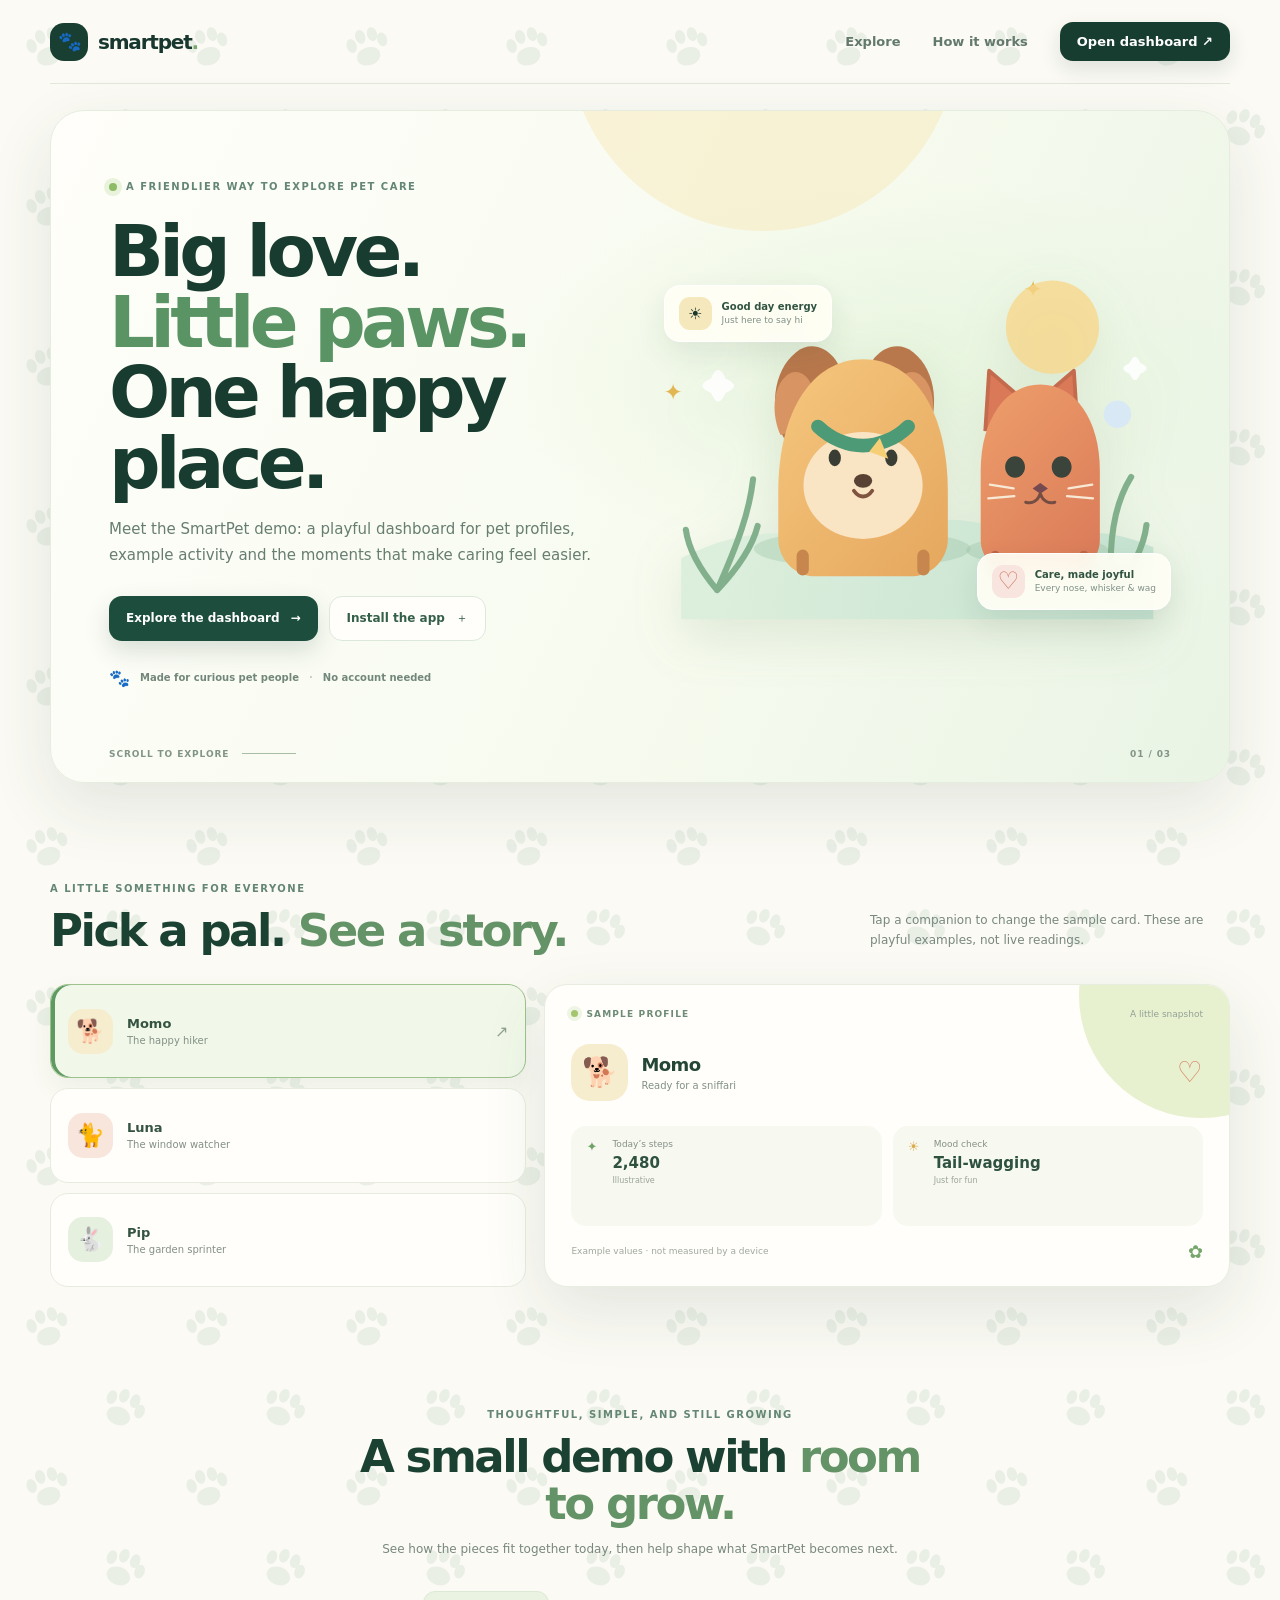
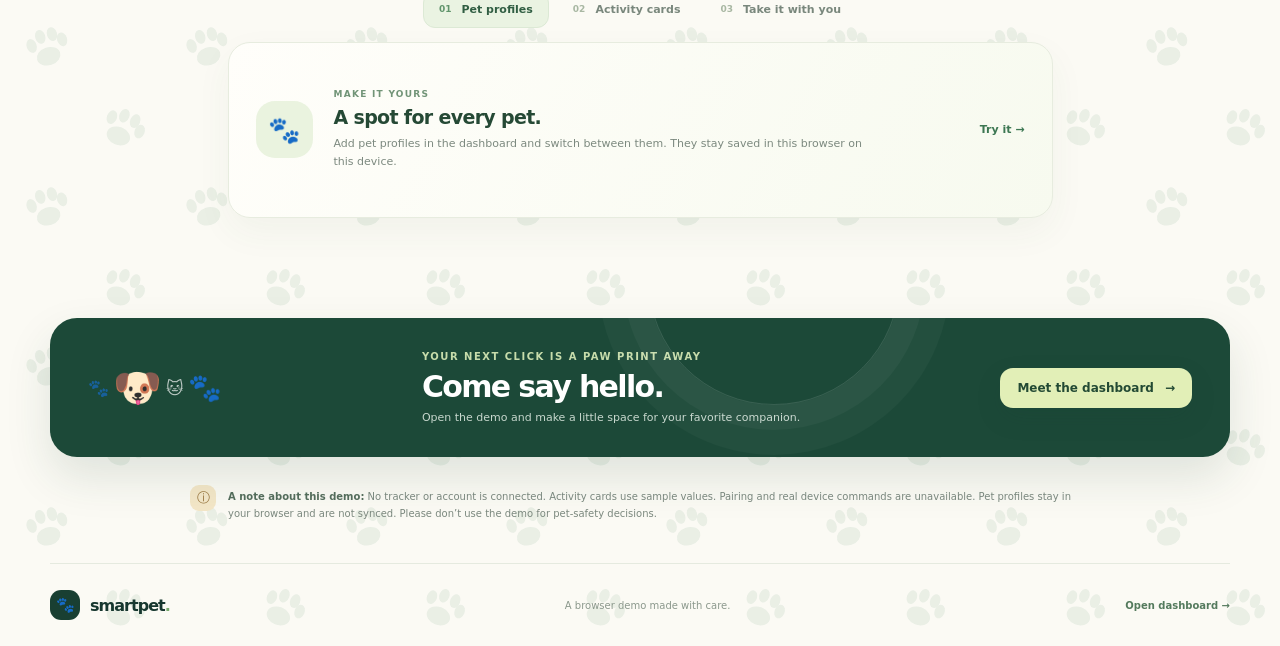
<file: index.html>
<!doctype html>
<html lang="en">
<head>
  <meta charset="utf-8">
  <meta name="viewport" content="width=device-width, initial-scale=1, viewport-fit=cover">
  <meta name="theme-color" content="#143c31">
  <meta name="description" content="Explore the SmartPet browser demo for local pet profiles and illustrative tracker readings.">
  <link rel="manifest" href="manifest.webmanifest">
  <link rel="icon" href="icon.svg" type="image/svg+xml">
  <link rel="apple-touch-icon" href="icon-180.png">
  <link rel="stylesheet" href="site.css">
  <title>SmartPet · Pet care, with a little more joy</title>
</head>
<body>
  <header class="site-header shell">
    <a class="brand" href="./" aria-label="SmartPet home"><span class="brand-mark">🐾</span><span>smartpet<span class="brand-dot">.</span></span></a>
    <nav class="site-nav" aria-label="Main navigation"><a href="#explore">Explore</a><a href="#how-it-works">How it works</a><a class="nav-cta" href="app.html">Open dashboard <span aria-hidden="true">↗</span></a></nav>
    <button class="menu-button" id="menu-button" type="button" aria-label="Open navigation" aria-expanded="false">☰</button>
  </header>

  <main>
    <section class="hero shell" aria-labelledby="hero-title">
      <div class="hero-copy">
        <div class="eyebrow"><span class="eyebrow-dot"></span> A friendlier way to explore pet care</div>
        <h1 id="hero-title">Big love.<br><span>Little paws.</span><br>One happy place.</h1>
        <p class="hero-lead">Meet the SmartPet demo: a playful dashboard for pet profiles, example activity and the moments that make caring feel easier.</p>
        <div class="hero-actions"><a class="button button-primary" href="app.html">Explore the dashboard <span aria-hidden="true">→</span></a><button class="button button-soft" id="install-open" type="button">Install the app <span aria-hidden="true">＋</span></button></div>
        <div class="hero-proof"><span class="proof-paw">🐾</span><span>Made for curious pet people</span><span class="proof-separator">·</span><span>No account needed</span></div>
      </div>
      <div class="hero-art" aria-label="Illustration of a happy dog and cat">
        <div class="art-spark spark-one">✦</div><div class="art-spark spark-two">✦</div>
        <img src="animal-scene.svg" alt="A friendly golden dog and orange cat sitting in a garden" fetchpriority="high">
        <div class="float-card float-card-top"><span class="float-icon">☀️</span><span><strong>Good day energy</strong><small>Just here to say hi</small></span></div>
        <div class="float-card float-card-bottom"><span class="float-icon heart">♡</span><span><strong>Care, made joyful</strong><small>Every nose, whisker & wag</small></span></div>
      </div>
      <div class="hero-bottom"><span>Scroll to explore</span><span class="scroll-line"></span><span>01 / 03</span></div>
    </section>

    <section class="explore shell" id="explore" aria-labelledby="explore-title">
      <div class="section-heading"><div><div class="eyebrow">A LITTLE SOMETHING FOR EVERYONE</div><h2 id="explore-title">Pick a pal. <span>See a story.</span></h2></div><p>Tap a companion to change the sample card. These are playful examples, not live readings.</p></div>
      <div class="pet-explorer">
        <div class="pet-switcher" role="group" aria-label="Choose a sample companion">
          <button class="pet-choice active" type="button" data-pet="momo" aria-pressed="true"><span class="choice-emoji">🐕</span><span><strong>Momo</strong><small>The happy hiker</small></span><span class="choice-arrow">↗</span></button>
          <button class="pet-choice" type="button" data-pet="luna" aria-pressed="false"><span class="choice-emoji">🐈</span><span><strong>Luna</strong><small>The window watcher</small></span><span class="choice-arrow">↗</span></button>
          <button class="pet-choice" type="button" data-pet="pip" aria-pressed="false"><span class="choice-emoji">🐇</span><span><strong>Pip</strong><small>The garden sprinter</small></span><span class="choice-arrow">↗</span></button>
        </div>
        <article class="sample-card" id="sample-card" data-theme="momo" aria-live="polite">
          <div class="sample-card-top"><span class="sample-label"><span class="sample-pulse"></span> SAMPLE PROFILE</span><span class="sample-date">A little snapshot</span></div>
          <div class="sample-pet"><div class="sample-avatar" id="sample-avatar">🐕</div><div><h3 id="sample-name">Momo</h3><p id="sample-caption">Ready for a sniffari</p></div><span class="sample-heart">♡</span></div>
          <div class="sample-metrics"><div class="sample-metric"><span class="metric-icon">✦</span><span class="metric-name">Today’s steps</span><strong id="sample-steps">2,480</strong><small>Illustrative</small></div><div class="sample-metric"><span class="metric-icon warm">☀</span><span class="metric-name">Mood check</span><strong id="sample-mood">Tail-wagging</strong><small>Just for fun</small></div></div>
          <div class="sample-card-foot"><span>Example values · not measured by a device</span><span aria-hidden="true">✿</span></div>
        </article>
      </div>
    </section>

    <section class="story shell" id="how-it-works" aria-labelledby="story-title">
      <div class="story-heading"><div class="eyebrow">THOUGHTFUL, SIMPLE, AND STILL GROWING</div><h2 id="story-title">A small demo with <span>room to grow.</span></h2><p>See how the pieces fit together today, then help shape what SmartPet becomes next.</p></div>
      <div class="story-tabs" role="tablist" aria-label="Explore the demo features">
        <button class="story-tab active" type="button" role="tab" aria-selected="true" aria-controls="story-panel" data-story="profiles"><span>01</span> Pet profiles</button>
        <button class="story-tab" type="button" role="tab" aria-selected="false" aria-controls="story-panel" data-story="activity"><span>02</span> Activity cards</button>
        <button class="story-tab" type="button" role="tab" aria-selected="false" aria-controls="story-panel" data-story="install"><span>03</span> Take it with you</button>
      </div>
      <div class="story-panel" id="story-panel" role="tabpanel" aria-live="polite">
        <div class="story-panel-icon" id="story-icon">🐾</div><div><div class="story-kicker" id="story-kicker">MAKE IT YOURS</div><h3 id="story-panel-title">A spot for every pet.</h3><p id="story-panel-copy">Add pet profiles in the dashboard and switch between them. They stay saved in this browser on this device.</p></div><a href="app.html" class="story-link" aria-label="Open the SmartPet dashboard">Try it <span aria-hidden="true">→</span></a>
      </div>
    </section>

    <section class="closing shell">
      <div class="closing-art" aria-hidden="true"><span>🐾</span><span>🐶</span><span>🐱</span><span>🐾</span></div>
      <div><div class="eyebrow">YOUR NEXT CLICK IS A PAW PRINT AWAY</div><h2>Come say hello.</h2><p>Open the demo and make a little space for your favorite companion.</p></div>
      <a class="button button-primary" href="app.html">Meet the dashboard <span aria-hidden="true">→</span></a>
    </section>
    <aside class="demo-note shell"><span class="note-icon">ⓘ</span><p><strong>A note about this demo:</strong> No tracker or account is connected. Activity cards use sample values. Pairing and real device commands are unavailable. Pet profiles stay in your browser and are not synced. Please don’t use the demo for pet-safety decisions.</p></aside>
  </main>

  <footer class="site-footer shell"><a class="brand" href="./"><span class="brand-mark">🐾</span><span>smartpet<span class="brand-dot">.</span></span></a><span>A browser demo made with care.</span><a href="app.html">Open dashboard <span aria-hidden="true">→</span></a></footer>
  <dialog id="install-dialog" class="install-dialog"><button class="dialog-close" id="install-close" type="button" aria-label="Close">×</button><div class="dialog-paw">🐾</div><div class="eyebrow">SMARTPET, WHERE YOU LIKE IT</div><h2>Keep the demo close.</h2><p id="install-copy">Install SmartPet from your browser menu. On iPhone or iPad, open this page in Safari, tap Share, then choose Add to Home Screen.</p><button class="button button-primary" id="install-confirm" type="button">Got it</button></dialog>
  <script src="site.js" defer></script>
</body>
</html>
</file>
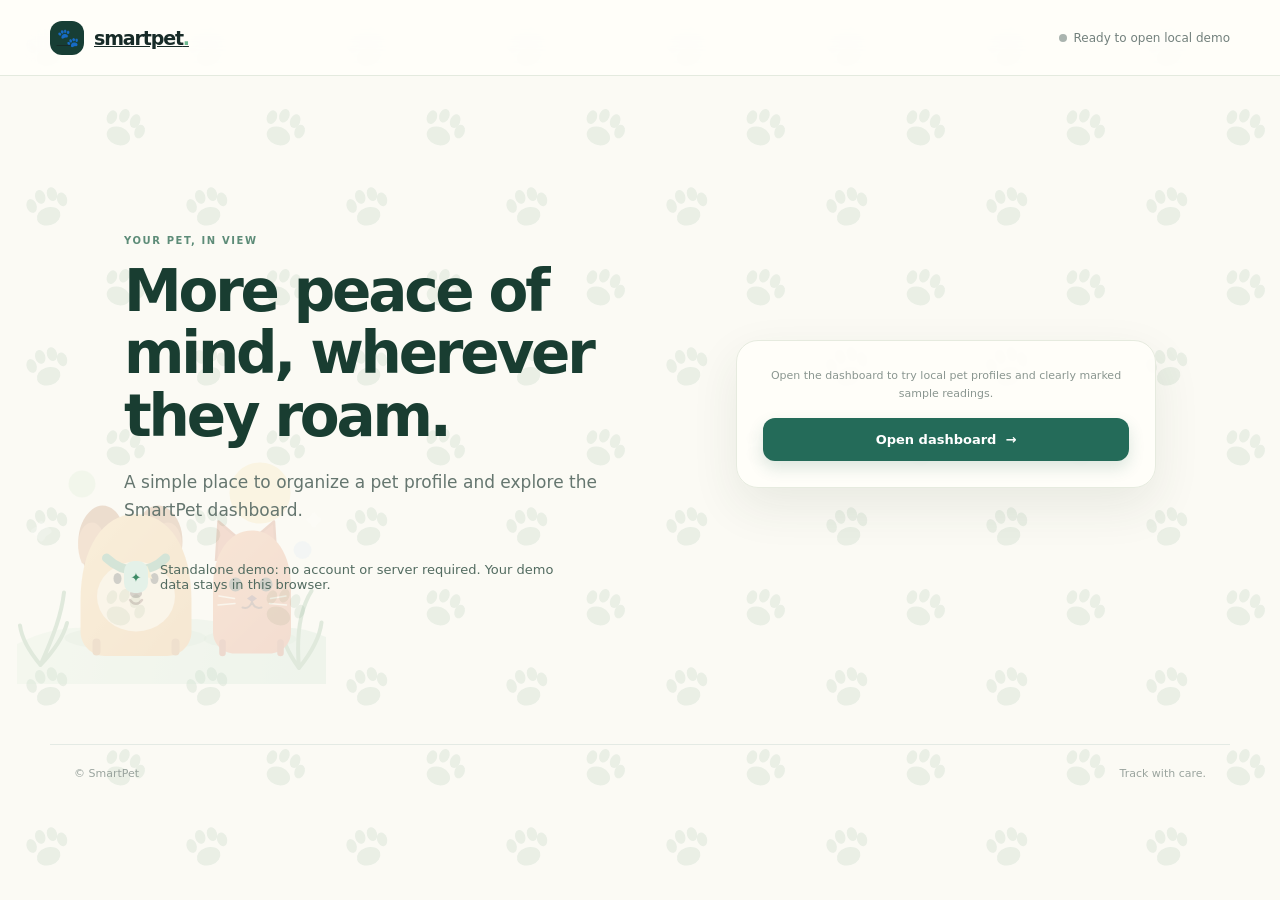
<file: app.html>
<!doctype html>
<html lang="en">
<head>
  <meta charset="utf-8">
  <meta name="viewport" content="width=device-width, initial-scale=1, viewport-fit=cover">
  <meta name="theme-color" content="#102b27">
  <meta name="description" content="Explore the SmartPet browser demo for local pet profiles and illustrative activity cards.">
  <meta name="apple-mobile-web-app-capable" content="yes">
  <meta name="apple-mobile-web-app-title" content="SmartPet">
  <meta name="apple-mobile-web-app-status-bar-style" content="default">
  <link rel="manifest" href="manifest.webmanifest">
  <link rel="icon" href="icon.svg" type="image/svg+xml">
  <link rel="apple-touch-icon" href="icon-180.png">
  <link rel="stylesheet" href="app.css">
  <title>SmartPet · Owner dashboard</title>
</head>
<body>
  <header class="topbar">
    <a class="brand" href="./" aria-label="SmartPet home"><span class="brand-mark">🐾</span><span>smartpet<span class="brand-dot">.</span></span></a>
    <div class="top-actions"><span id="connection" class="connection" aria-live="polite" aria-label="Network status"><i></i> Checking connection</span><button id="install-button" class="button button-quiet hidden" type="button">Install app</button><button id="logout-button" class="button button-quiet hidden" type="button">Sign out</button></div>
  </header>

  <main>
    <section id="auth-view" class="auth-layout">
      <div class="auth-copy">
        <p class="eyebrow">YOUR PET, IN VIEW</p>
        <h1>More peace of mind, wherever they roam.</h1>
        <p class="lead">A simple place to organize a pet profile and explore the SmartPet dashboard.</p>
        <div class="auth-note"><span class="note-icon">✦</span><span>Standalone demo: no account or server required. Your demo data stays in this browser.</span></div>
      </div>
      <div class="auth-card">
        <form id="auth-form" class="form-stack">
          <p class="form-help">Open the dashboard to try local pet profiles and clearly marked sample readings.</p>
          <button class="button button-primary button-wide" type="submit" id="auth-submit">Open dashboard <span aria-hidden="true">→</span></button>
        </form>
        <p id="auth-error" class="message error hidden" role="alert"></p>
      </div>
    </section>

    <section id="dashboard-view" class="dashboard hidden">
      <div class="welcome-row"><div><p class="eyebrow">SMARTPET OWNER DASHBOARD</p><h1 id="greeting">Welcome back.</h1><p class="muted">Here’s how your companion is doing.</p></div><button id="refresh-button" class="button button-secondary" type="button"><span aria-hidden="true">↻</span> Refresh</button></div>
      <div id="notice" class="notice" role="status">Standalone demo · sample readings only · no tracker is connected. Pet profiles are saved in this browser.</div>
      <div class="dashboard-grid">
        <section class="panel pet-panel">
          <div class="panel-heading"><div><p class="eyebrow">YOUR PETS</p><h2>Pet profiles</h2></div><button id="add-pet-button" class="button button-primary" type="button">+ Add pet</button></div>
          <div id="pet-list" class="pet-list"><div class="skeleton"></div></div>
          <form id="pet-form" class="inline-form hidden"><label>Pet name<input name="name" required maxlength="80" placeholder="e.g. Momo"></label><label>Breed<input name="breed" maxlength="100" placeholder="Optional"></label><button class="button button-primary" type="submit">Save pet</button><button id="cancel-pet" class="button button-quiet" type="button">Cancel</button></form>
        </section>
        <section class="panel tracker-panel">
          <div class="panel-heading"><div><p class="eyebrow">TRACKER</p><h2>Device status</h2></div><span id="device-status" class="status-badge status-muted">Not paired</span></div>
          <div id="device-content" class="empty-state"><span class="empty-icon">⌁</span><h3>Connect a tracker</h3><p>Pair a device to view its battery, last check-in and telemetry.</p><button id="pair-button" class="button button-secondary" type="button">Pair tracker</button></div>
          <form id="pair-form" class="inline-form hidden"><label>Device code<input name="device_code" required minlength="3" maxlength="64" placeholder="SP-0001"></label><button class="button button-primary" type="submit">Pair device</button><button id="cancel-pair" class="button button-quiet" type="button">Cancel</button></form>
        </section>
        <section class="panel telemetry-panel">
          <div class="panel-heading"><div><p class="eyebrow">LATEST CHECK-IN</p><h2>Activity & location</h2></div><span id="data-label" class="data-label">Waiting for data</span></div>
          <div id="telemetry-content" class="telemetry-empty"><div class="empty-icon">⌖</div><p>Telemetry will appear here when the device sends its first check-in.</p></div>
          <div id="telemetry-metrics" class="metrics hidden"></div>
        </section>
        <section class="panel alerts-panel">
          <div class="panel-heading"><div><p class="eyebrow">UPDATES</p><h2>Recent alerts</h2></div><span id="alert-count" class="count-badge">0</span></div>
          <div id="alert-list" class="alert-list"><p class="muted">No alerts yet.</p></div>
        </section>
      </div>
      <p class="safety-copy">This is a browser-only demo. Readings and alerts are examples, and tracker actions are simulations. Data is stored on this device and is not synced to an account or tracker. Do not use it for pet safety decisions.</p>
    </section>
  </main>
  <footer><span>© SmartPet</span><span>Track with care.</span></footer>
  <div id="toast" class="toast" role="status" aria-live="polite"></div>
  <script src="app.js" defer></script>
</body>
</html>
</file>
<file: site.css>
:root{font-family:system-ui,-apple-system,"Segoe UI",sans-serif;color:#17372f;background:#fbfaf4;font-synthesis:none;text-rendering:optimizeLegibility;--ink:#17372f;--muted:#70827a;--green:#246b59;--lime:#dbef9c;--line:#e6eadf;--card:#fffefa;--shadow:0 24px 65px rgba(40,75,55,.11)}
*{box-sizing:border-box}html{scroll-behavior:smooth}body{margin:0;min-height:100vh;background:#fbfaf4 url("paw-pattern.svg") repeat;background-size:160px}button,a{font:inherit}button{cursor:pointer}.shell{width:min(1180px,calc(100% - 48px));margin-inline:auto}.site-header{height:84px;display:flex;align-items:center;justify-content:space-between;border-bottom:1px solid rgba(214,226,210,.75);position:relative;z-index:5}.brand{display:inline-flex;align-items:center;gap:10px;text-decoration:none;color:var(--ink);font-size:20px;font-weight:850;letter-spacing:-.06em}.brand-mark{width:38px;height:38px;border-radius:14px;display:grid;place-items:center;background:#193f32;color:#e7f4ca;font-size:19px}.brand-dot{color:#78a96c}.site-nav{display:flex;gap:32px;align-items:center}.site-nav>a{color:#63796d;text-decoration:none;font-size:13px;font-weight:650}.site-nav>a:hover,.site-footer>a:last-child:hover{color:var(--green)}.site-nav .nav-cta{background:#173d31;color:white;padding:12px 17px;border-radius:13px;box-shadow:0 8px 20px #143a2c20}.site-nav .nav-cta:hover{background:#2d765c;color:white}.menu-button{display:none;border:1px solid var(--line);background:#fffefa;border-radius:12px;width:42px;height:42px;color:var(--green);font-size:19px}
.hero{position:relative;min-height:560px;margin-top:26px;padding:70px 58px 60px;border:1px solid #e5eddf;border-radius:34px;display:grid;grid-template-columns:1.02fr .98fr;align-items:center;gap:16px;overflow:hidden;background:radial-gradient(ellipse at 73% 39%,#e8f5df 0,transparent 34%),linear-gradient(116deg,#fffefa 0%,#f7fbef 57%,#e9f4e5 100%);box-shadow:var(--shadow)}.hero:before{content:"";position:absolute;width:390px;height:390px;right:23%;top:-270px;border-radius:50%;background:#f7df9b55}.hero-copy{position:relative;z-index:2;padding-bottom:34px}.eyebrow{display:flex;gap:9px;align-items:center;color:#648674;font-size:10px;font-weight:850;letter-spacing:.15em;text-transform:uppercase}.eyebrow-dot{width:8px;height:8px;border-radius:50%;background:#8dbb66;box-shadow:0 0 0 5px #e9f3dc}.hero h1{margin:24px 0 18px;color:#193c31;font-size:clamp(43px,6vw,72px);line-height:.98;letter-spacing:-.065em;font-weight:850}.hero h1 span{color:#5a9464}.hero-lead{max-width:500px;color:#667d70;font-size:15px;line-height:1.75}.hero-actions{display:flex;flex-wrap:wrap;gap:11px;margin-top:27px}.button{border:0;border-radius:13px;padding:13px 17px;display:inline-flex;align-items:center;justify-content:center;gap:11px;text-decoration:none;font-size:12px;font-weight:800;transition:transform .2s,box-shadow .2s,background .2s}.button:hover{transform:translateY(-2px)}.button-primary{background:#1d4d3c;color:#fff;box-shadow:0 10px 24px #173f3028}.button-primary:hover{background:#286d52;box-shadow:0 14px 28px #173f3034}.button-soft{background:#fffefa;color:#345f48;border:1px solid #dce8d9}.button-soft:hover{background:#f4faed}.hero-proof{display:flex;align-items:center;gap:10px;margin-top:27px;color:#72877a;font-size:10px;font-weight:700}.proof-paw{font-size:17px}.proof-separator{color:#c1cebd}.hero-art{position:relative;z-index:1;min-height:400px;display:grid;place-items:center}.hero-art img{width:min(110%,550px);height:auto;filter:drop-shadow(0 18px 25px #456e3820);animation:petFloat 5s ease-in-out infinite}.art-spark{position:absolute;color:#e3b854;font-size:23px;animation:twinkle 2.8s ease-in-out infinite}.spark-one{top:9%;right:25%}.spark-two{top:33%;left:1%;animation-delay:.8s}.float-card{position:absolute;display:flex;align-items:center;gap:10px;padding:11px 14px;background:#fffef5ed;border:1px solid #fff;border-radius:16px;box-shadow:0 12px 30px #22482a17;backdrop-filter:blur(8px)}.float-card-top{top:11%;left:1%}.float-card-bottom{right:0;bottom:13%}.float-icon{width:33px;height:33px;display:grid;place-items:center;background:#f6e8bd;border-radius:11px;font-size:16px}.float-icon.heart{background:#f9e5df;color:#cf775e;font-size:24px}.float-card strong,.float-card small{display:block}.float-card strong{font-size:10px;color:#315441}.float-card small{font-size:9px;color:#809087;margin-top:3px}.hero-bottom{position:absolute;bottom:23px;left:58px;right:58px;display:flex;align-items:center;gap:13px;color:#829487;font-size:9px;font-weight:800;letter-spacing:.1em;text-transform:uppercase}.scroll-line{height:1px;width:54px;background:#a8bda5}.hero-bottom span:last-child{margin-left:auto}
.explore{padding:100px 0 90px}.section-heading{display:flex;align-items:end;justify-content:space-between;gap:35px;margin-bottom:30px}.section-heading h2,.story-heading h2,.closing h2{font-size:clamp(31px,4vw,45px);letter-spacing:-.055em;line-height:1.05;margin:13px 0 0;color:#1b4133}.section-heading h2 span,.story-heading h2 span{color:#639366}.section-heading>p{max-width:360px;color:#78887e;font-size:12px;line-height:1.65;margin:0 0 3px}.pet-explorer{display:grid;grid-template-columns:.82fr 1.18fr;gap:18px;align-items:stretch}.pet-switcher{display:grid;gap:10px}.pet-choice{display:flex;align-items:center;gap:14px;border:1px solid #e8ecdf;border-radius:18px;padding:15px 17px;background:#fffefa;color:#345341;text-align:left;transition:.2s}.pet-choice:hover{transform:translateX(3px);border-color:#c7dbbd}.pet-choice.active{border-color:#9dc28e;background:#f1f8e9;box-shadow:inset 4px 0 #5f9a62,0 10px 25px #47783d13}.choice-emoji{width:45px;height:45px;border-radius:15px;background:#f6edcf;display:grid;place-items:center;font-size:23px}.pet-choice:nth-child(2) .choice-emoji{background:#f8e5dc}.pet-choice:nth-child(3) .choice-emoji{background:#e5f0df}.pet-choice strong,.pet-choice small{display:block}.pet-choice strong{font-size:13px}.pet-choice small{font-size:10px;color:#839086;margin-top:4px}.choice-arrow{margin-left:auto;color:#91a38e;opacity:0;transform:translateX(-3px);transition:.2s}.pet-choice.active .choice-arrow{opacity:1;transform:translateX(0)}.sample-card{position:relative;overflow:hidden;min-height:292px;border-radius:23px;padding:24px 26px;background:#fffefa;border:1px solid #e7eddf;box-shadow:var(--shadow);transition:background .3s}.sample-card:after{content:"";position:absolute;width:245px;height:245px;right:-95px;top:-112px;border-radius:50%;background:#e7f1cf;transition:background .3s}.sample-card[data-theme="luna"]:after{background:#f5dfd4}.sample-card[data-theme="pip"]:after{background:#dcebd4}.sample-card>*{position:relative;z-index:1}.sample-card-top{display:flex;align-items:center;justify-content:space-between}.sample-label{display:flex;align-items:center;gap:8px;color:#6e8b76;font-size:9px;letter-spacing:.13em;font-weight:850}.sample-pulse{width:7px;height:7px;border-radius:50%;background:#a4c56f;box-shadow:0 0 0 4px #eff5e4}.sample-date{font-size:9px;color:#93a096}.sample-pet{display:flex;align-items:center;gap:13px;margin:25px 0}.sample-avatar{width:57px;height:57px;border-radius:19px;background:#f6edcf;display:grid;place-items:center;font-size:29px;transition:transform .2s}.sample-card[data-theme="luna"] .sample-avatar{background:#f8e5dc}.sample-card[data-theme="pip"] .sample-avatar{background:#e5f0df}.sample-pet h3{font-size:18px;letter-spacing:-.03em;margin:0;color:#234635}.sample-pet p{font-size:10px;color:#819087;margin:5px 0 0}.sample-heart{margin-left:auto;font-size:29px;color:#d98c6c}.sample-metrics{display:grid;grid-template-columns:1fr 1fr;gap:11px}.sample-metric{min-height:100px;padding:13px 15px;border-radius:15px;background:#f7f8ef;display:grid;grid-template-columns:20px 1fr;align-content:start;column-gap:6px}.metric-icon{grid-row:span 2;color:#70a267;font-size:13px}.metric-icon.warm{color:#dbac4d}.metric-name{font-size:9px;color:#859087}.sample-metric strong{font-size:15px;color:#2e5140;margin-top:5px}.sample-metric small{grid-column:2;font-size:8px;color:#9aa49a;margin-top:4px}.sample-card-foot{display:flex;justify-content:space-between;align-items:center;color:#a0a89e;font-size:9px;margin-top:15px}.sample-card-foot span:last-child{color:#77a66c;font-size:18px}
.story{padding:32px 0 100px}.story-heading{text-align:center;max-width:620px;margin:0 auto 31px}.story-heading .eyebrow{justify-content:center}.story-heading p{color:#78887e;font-size:12px;line-height:1.7}.story-tabs{display:flex;justify-content:center;gap:8px;flex-wrap:wrap;margin-bottom:14px}.story-tab{display:flex;align-items:center;gap:10px;border:1px solid transparent;border-radius:12px;background:transparent;padding:11px 15px;color:#79877c;font-size:11px;font-weight:750;transition:.2s}.story-tab span{color:#a8b7a2;font-size:9px}.story-tab:hover{background:#fffefa}.story-tab.active{background:#eaf3e2;border-color:#dce9d5;color:#315e43}.story-tab.active span{color:#60946b}.story-panel{min-height:176px;max-width:825px;margin:auto;display:flex;align-items:center;gap:21px;padding:25px 27px;border:1px solid #e7ecdf;border-radius:22px;background:linear-gradient(120deg,#fffefa,#f7faef);box-shadow:0 14px 36px #416b3d0d}.story-panel-icon{width:57px;height:57px;flex:none;border-radius:19px;display:grid;place-items:center;background:#eaf3df;font-size:26px}.story-kicker{font-size:9px;font-weight:850;letter-spacing:.14em;color:#719477}.story-panel h3{margin:7px 0;font-size:19px;color:#254935;letter-spacing:-.035em}.story-panel p{max-width:530px;margin:0;color:#7c897f;font-size:11px;line-height:1.65}.story-link{margin-left:auto;flex:none;text-decoration:none;color:#3c7752;font-size:11px;font-weight:800;white-space:nowrap}.story-link:hover{color:#1d4d3c}.closing{position:relative;overflow:hidden;border-radius:27px;background:#1c4938;color:white;padding:33px 38px;display:flex;align-items:center;justify-content:space-between;gap:25px;box-shadow:0 20px 45px #1d493820}.closing:after{content:"";position:absolute;width:250px;height:250px;right:28%;top:-165px;border:1px solid #ffffff20;border-radius:50%;box-shadow:0 0 0 25px #ffffff09,0 0 0 50px #ffffff08}.closing .eyebrow{color:#c7dcab}.closing h2{color:#fff;font-size:30px;margin:9px 0}.closing p{color:#c8d8ce;font-size:11px;margin:0}.closing .button{position:relative;z-index:1;background:#e2efb7;color:#234a34;white-space:nowrap}.closing-art{display:flex;gap:4px;align-items:center;font-size:27px;position:relative;z-index:1}.closing-art span:nth-child(2){font-size:39px}.closing-art span:nth-child(3){font-size:36px}.closing-art span:nth-child(odd){opacity:.7;font-size:17px}.demo-note{display:flex;align-items:flex-start;gap:12px;max-width:900px;padding:28px 0 38px;color:#7c897f}.demo-note .note-icon{flex:none;width:26px;height:26px;border-radius:9px;display:grid;place-items:center;background:#f4e7c8;color:#967139;font-size:13px}.demo-note p{margin:3px 0;font-size:10px;line-height:1.7}.demo-note strong{color:#556e5c}.site-footer{display:flex;align-items:center;justify-content:space-between;min-height:83px;border-top:1px solid #e5eadf;color:#8b988c;font-size:10px}.site-footer .brand{font-size:16px}.site-footer .brand-mark{width:30px;height:30px;border-radius:11px;font-size:15px}.site-footer>a:last-child{color:#547a5d;text-decoration:none;font-weight:750}
.install-dialog{position:fixed;border:1px solid #e5ebdf;border-radius:24px;background:#fffefa;color:#234635;box-shadow:0 28px 90px #102b1e40;width:min(410px,calc(100% - 32px));padding:31px;text-align:center}.install-dialog::backdrop{background:#183b2c66;backdrop-filter:blur(4px)}.dialog-close{position:absolute;top:12px;right:14px;border:0;background:none;font-size:24px;color:#819087}.dialog-paw{width:56px;height:56px;border-radius:18px;background:#eef5e5;display:grid;place-items:center;margin:0 auto 18px;font-size:25px}.install-dialog .eyebrow{justify-content:center}.install-dialog h2{font-size:25px;letter-spacing:-.04em;margin:10px 0}.install-dialog p{color:#78887e;font-size:12px;line-height:1.7;margin:0 0 20px}.install-dialog .button{min-width:110px}
@keyframes petFloat{0%,100%{transform:translateY(0)}50%{transform:translateY(-9px)}}@keyframes twinkle{0%,100%{transform:scale(.8) rotate(-10deg);opacity:.5}50%{transform:scale(1.14) rotate(10deg);opacity:1}}
@media(max-width:900px){.hero{padding:55px 36px 60px;grid-template-columns:1fr 1fr}.hero h1{font-size:clamp(42px,6.6vw,62px)}.hero-art{min-height:350px}.float-card-bottom{right:-5px}.pet-explorer{grid-template-columns:.9fr 1.1fr}.section-heading{align-items:start;flex-direction:column;gap:12px}.section-heading>p{max-width:520px}}
@media(max-width:650px){.shell{width:min(100% - 32px,540px)}.site-header{height:70px}.menu-button{display:block}.site-nav{display:none;position:absolute;left:0;right:0;top:62px;padding:12px;border:1px solid var(--line);border-radius:17px;background:#fffefa;box-shadow:var(--shadow);align-items:stretch;gap:4px}.site-nav.open{display:grid}.site-nav>a{padding:13px;border-radius:10px}.site-nav .nav-cta{text-align:center;margin-top:3px}.hero{margin-top:15px;padding:37px 22px 54px;grid-template-columns:1fr;gap:0;border-radius:25px}.hero-copy{padding-bottom:0}.hero h1{font-size:clamp(45px,13vw,66px);margin-top:20px}.hero-lead{font-size:13px}.hero-actions{margin-top:21px}.button{padding:12px 13px;font-size:10px}.hero-proof{font-size:9px;gap:7px;margin-top:20px}.hero-art{min-height:285px;margin-top:2px}.hero-art img{width:108%;max-width:440px}.float-card{padding:8px 10px;gap:8px;border-radius:13px}.float-card-top{top:5%;left:-4px}.float-card-bottom{right:-5px;bottom:7%}.float-icon{width:28px;height:28px;font-size:14px}.float-card strong{font-size:9px}.float-card small{font-size:8px}.hero-bottom{left:22px;right:22px;bottom:18px}.explore{padding:65px 0 63px}.section-heading h2,.story-heading h2{font-size:34px}.section-heading>p{font-size:11px}.pet-explorer{grid-template-columns:1fr}.pet-switcher{grid-template-columns:repeat(3,1fr);gap:7px}.pet-choice{padding:9px 7px;display:grid;justify-items:center;text-align:center;gap:4px;border-radius:14px}.choice-emoji{width:36px;height:36px;border-radius:12px;font-size:19px}.pet-choice strong{font-size:10px}.pet-choice small{font-size:8px}.choice-arrow{display:none}.sample-card{padding:20px;min-height:270px}.sample-date{font-size:8px}.sample-metric{padding:12px 10px}.sample-metric strong{font-size:13px}.sample-card-foot{font-size:8px}.story{padding:15px 0 66px}.story-heading{margin-bottom:21px}.story-heading p{font-size:11px}.story-tabs{gap:4px}.story-tab{padding:9px;font-size:9px;gap:6px}.story-tab span{font-size:8px}.story-panel{padding:18px 15px;gap:12px;align-items:flex-start}.story-panel-icon{width:43px;height:43px;border-radius:14px;font-size:21px}.story-panel h3{font-size:16px}.story-panel p{font-size:10px}.story-link{align-self:center;font-size:10px}.closing{padding:23px 18px;display:grid;grid-template-columns:1fr auto;gap:12px;border-radius:21px}.closing-art{grid-column:1/-1}.closing-art span:nth-child(2){font-size:31px}.closing-art span:nth-child(3){font-size:29px}.closing h2{font-size:25px}.closing p{max-width:240px;font-size:10px}.closing .button{font-size:9px;padding:11px}.demo-note{padding:22px 0 28px;gap:9px}.demo-note p{font-size:9px}.site-footer{min-height:70px}.site-footer>span{font-size:8px}.site-footer .brand{font-size:13px;gap:6px}.site-footer .brand-mark{width:26px;height:26px}.site-footer>a:last-child{font-size:9px}}
@media(prefers-reduced-motion:reduce){*,*::before,*::after{scroll-behavior:auto!important;animation-duration:.01ms!important;animation-iteration-count:1!important;transition-duration:.01ms!important}}
</file>
<file: app.css>
:root{font-family:system-ui,-apple-system,'Segoe UI',sans-serif;color:#172b28;background:#f5f7f4;font-synthesis:none;text-rendering:optimizeLegibility;--ink:#172b28;--muted:#73817d;--line:#e5eae5;--green:#246b59;--mint:#e9f4ee;--white:#fff;--amber:#a7641b;--shadow:0 18px 55px rgba(26,53,45,.07)}
*{box-sizing:border-box}body{margin:0;min-height:100vh;background:radial-gradient(ellipse at 8% 0%,#edf5ef 0,transparent 32%),#f5f7f4}button,input{font:inherit}button{cursor:pointer}.hidden{display:none!important}.topbar{height:76px;padding:0 max(24px,calc((100vw - 1180px)/2));display:flex;align-items:center;justify-content:space-between;border-bottom:1px solid rgba(221,230,222,.75);background:rgba(255,255,255,.74);backdrop-filter:blur(18px);position:sticky;top:0;z-index:5}.brand{display:flex;gap:10px;align-items:center;color:var(--ink);font:800 19px system-ui,sans-serif;letter-spacing:-.06em}.brand-mark{height:34px;width:34px;display:grid;place-items:center;border-radius:12px;background:#173e35;color:#ccf1dc;font:800 17px system-ui}.brand-dot{color:#6db990}.top-actions{display:flex;align-items:center;gap:12px}.connection{font-size:12px;color:var(--muted);display:flex;gap:7px;align-items:center}.connection i{width:8px;height:8px;border-radius:50%;background:#aab4af}.connection.online i{background:#2aa16d;box-shadow:0 0 0 4px #e4f5eb}.button{border:0;border-radius:12px;padding:11px 15px;font-weight:700;font-size:13px;transition:.18s ease;display:inline-flex;align-items:center;justify-content:center;gap:9px}.button:hover{transform:translateY(-1px)}.button-primary{background:var(--green);color:#fff;box-shadow:0 7px 16px rgba(36,107,89,.16)}.button-secondary{border:1px solid #d9e3dc;background:white;color:#31574c}.button-quiet{background:transparent;color:#53665f}.button-wide{width:100%;padding:14px}.auth-layout{max-width:1080px;margin:78px auto 70px;padding:0 24px;display:grid;grid-template-columns:1fr 420px;gap:80px;align-items:center;min-height:520px}.auth-copy h1,.welcome-row h1{font:800 clamp(38px,5vw,58px)/1.08 system-ui,sans-serif;letter-spacing:-.055em;margin:14px 0 20px;max-width:620px}.lead{font-size:17px;line-height:1.7;color:#65766f;max-width:490px}.eyebrow{font-size:10px;letter-spacing:.16em;color:#5d8c78;font-weight:700;margin:0 0 8px}.auth-note{display:flex;gap:12px;align-items:center;color:#526b60;font-size:13px;max-width:460px;margin-top:36px}.note-icon{height:32px;width:32px;display:grid;place-items:center;border-radius:10px;background:#e4f1e8;color:#3e8b66}.auth-card,.panel{background:rgba(255,255,255,.9);border:1px solid #e7ece7;border-radius:22px;box-shadow:var(--shadow)}.auth-card{padding:26px}.auth-tabs{display:grid;grid-template-columns:1fr 1fr;border-bottom:1px solid var(--line);margin-bottom:24px}.auth-tab{border:0;background:none;padding:0 4px 14px;color:#89958f;font-weight:700;border-bottom:2px solid transparent}.auth-tab.active{color:#244e40;border-color:#347e62}.form-stack{display:grid;gap:16px}.form-stack label,.inline-form label,.api-settings label{font-size:12px;font-weight:700;color:#52625b;display:grid;gap:7px}.form-stack input,.inline-form input,.api-settings input{width:100%;border:1px solid #dfe6e0;border-radius:11px;padding:12px 13px;color:var(--ink);outline:0;background:#fff}.form-stack input:focus,.inline-form input:focus,.api-settings input:focus{border-color:#63a184;box-shadow:0 0 0 3px #e5f2e9}.form-help{font-size:11px;line-height:1.6;color:#8a9690;margin:0;text-align:center}.name-fields{display:grid;grid-template-columns:1fr 1fr;gap:12px}.api-settings{margin-top:22px;border-top:1px solid var(--line);padding-top:16px;font-size:12px;color:#7c8982}.api-settings summary{cursor:pointer;font-weight:700;color:#60716a}.api-settings label{margin-top:14px}.api-settings p{line-height:1.5}code{background:#f0f3f0;padding:2px 5px;border-radius:4px}.message{font-size:12px;padding:10px 12px;border-radius:10px;line-height:1.5}.error{background:#fff0ed;color:#a44435}.dashboard{max-width:1180px;padding:46px 24px 32px;margin:auto}.welcome-row{display:flex;align-items:center;justify-content:space-between;margin-bottom:28px}.welcome-row h1{font-size:38px;margin:8px 0}.muted{color:var(--muted);font-size:13px}.notice{margin-bottom:20px;padding:12px 16px;border-radius:12px;background:#fff4e7;color:#885a24;font-size:13px}.dashboard-grid{display:grid;grid-template-columns:1fr 1fr;gap:18px}.panel{padding:23px;min-height:255px}.panel-heading{display:flex;align-items:center;justify-content:space-between;gap:12px;margin-bottom:20px}.panel-heading h2{font:700 19px system-ui,sans-serif;letter-spacing:-.025em;margin:0}.panel-heading .eyebrow{margin-bottom:5px}.status-badge,.count-badge,.data-label{border-radius:999px;padding:7px 10px;font-size:10px;font-weight:700;white-space:nowrap}.status-muted{background:#f0f2ef;color:#75817b}.status-good{background:#e7f5eb;color:#30724d}.status-warn{background:#fff2df;color:#9d661d}.count-badge{background:#eff4ef;color:#47705f;min-width:28px;text-align:center}.pet-list{display:grid;gap:10px}.pet-card{border:1px solid #e9eeea;border-radius:14px;padding:14px;display:flex;align-items:center;justify-content:space-between;gap:10px}.pet-main{display:flex;align-items:center;gap:11px;min-width:0}.pet-avatar{width:41px;height:41px;border-radius:13px;background:#e8f2e9;display:grid;place-items:center;font-size:20px}.pet-name{font-weight:700;font-size:14px}.pet-meta{font-size:11px;color:#849089;margin-top:3px}.pet-select{border:1px solid #e1e8e1;background:white;color:#426653;border-radius:9px;padding:7px 10px;font-size:11px;font-weight:700}.empty-state,.telemetry-empty{min-height:155px;display:flex;flex-direction:column;align-items:center;justify-content:center;text-align:center}.empty-icon{font-size:30px;color:#7fa38d;background:#eef5ee;border-radius:15px;width:48px;height:48px;display:grid;place-items:center}.empty-state h3{font:700 15px system-ui;margin:12px 0 3px}.empty-state p,.telemetry-empty p{font-size:12px;color:#86928c;max-width:280px;line-height:1.55;margin:4px 0 14px}.inline-form{margin-top:15px;border-top:1px solid var(--line);padding-top:15px;display:flex;gap:10px;align-items:end;flex-wrap:wrap}.inline-form label{flex:1;min-width:145px}.inline-form input{padding:10px}.telemetry-panel{min-height:300px}.telemetry-empty{min-height:180px}.metrics{display:grid;grid-template-columns:repeat(2,1fr);gap:10px}.metric{padding:13px;border-radius:13px;background:#f7f9f6}.metric-label{font-size:10px;color:#849089}.metric-value{font:700 19px system-ui;margin-top:6px;letter-spacing:-.03em}.metric-unit{font-size:10px;color:#839087;margin-left:4px;font-weight:500}.map-link{display:inline-flex;margin-top:14px;text-decoration:none;color:#35775b;font-size:12px;font-weight:700}.data-label{background:#f1f4f0;color:#75817b}.alert-list{display:grid;gap:9px}.alert-item{padding:12px;border:1px solid #e9eeea;border-radius:12px}.alert-title{font-size:12px;font-weight:700}.alert-message{font-size:11px;color:#78867f;line-height:1.45;margin-top:5px}.alert-time{font-size:10px;color:#9ba59f;margin-top:7px}.safety-copy{text-align:center;font-size:11px;line-height:1.6;color:#9aa59f;margin:24px auto 0;max-width:700px}.skeleton{height:70px;border-radius:13px;background:linear-gradient(90deg,#f1f4f0,#f8faf7,#f1f4f0);background-size:200% 100%;animation:shine 1.5s infinite}@keyframes shine{to{background-position:-200% 0}}footer{max-width:1180px;margin:30px auto 0;padding:22px 24px 28px;border-top:1px solid #e4eae4;color:#9aa49e;font-size:11px;display:flex;justify-content:space-between}.toast{position:fixed;left:50%;bottom:24px;transform:translate(-50%,15px);opacity:0;pointer-events:none;background:#183e34;color:#fff;border-radius:12px;padding:12px 17px;font-size:12px;box-shadow:0 12px 30px #173d3230;transition:.2s;z-index:10;max-width:calc(100vw - 32px)}.toast.show{opacity:1;transform:translate(-50%,0)}
@media(max-width:760px){.topbar{height:64px;padding:0 16px}.auth-layout{grid-template-columns:1fr;gap:30px;margin:42px auto;padding:0 18px;min-height:unset}.auth-copy h1{font-size:39px}.auth-note{margin-top:22px}.auth-card{padding:21px}.dashboard{padding:32px 16px}.dashboard-grid{grid-template-columns:1fr}.welcome-row{align-items:flex-end}.welcome-row h1{font-size:29px}.welcome-row .muted{font-size:12px}.panel{padding:19px}.connection{font-size:0;gap:0}.connection i{width:9px;height:9px}.button{padding:10px 12px}.inline-form{align-items:stretch}.inline-form .button{flex:1}footer{padding:20px 16px}.pet-card{align-items:flex-start}.pet-select{padding:7px}}
@media(prefers-reduced-motion:reduce){*,*::before,*::after{animation-duration:.01ms!important;scroll-behavior:auto!important;transition-duration:.01ms!important}}
.device-actions{display:flex;gap:9px;flex-wrap:wrap;margin-top:16px}
/* Warm animal-friendly dashboard treatment */
body{background:#fbfaf4 url("paw-pattern.svg") repeat;background-size:160px}.topbar{background:rgba(255,254,250,.88);border-color:#e4eadf}.brand-mark{font-size:18px}.auth-layout{position:relative;isolation:isolate}.auth-layout:before{content:"";position:absolute;z-index:-1;left:-110px;bottom:-40px;width:360px;height:280px;background:url("animal-scene.svg") center/contain no-repeat;opacity:.22;pointer-events:none}.auth-copy h1{color:#193d31}.auth-card,.panel{background:rgba(255,254,250,.94);border-color:#e6ebdf;box-shadow:0 18px 48px rgba(41,72,48,.09)}.dashboard{position:relative}.welcome-row .eyebrow{color:#648674}.welcome-row h1{color:#1b4133}.notice{background:#f2f6e6;color:#54704c;border:1px solid #e2ebd4}.panel{transition:transform .2s ease,box-shadow .2s ease}.panel:hover{transform:translateY(-2px);box-shadow:0 24px 58px rgba(41,72,48,.12)}.pet-card{background:#fffef9}.pet-select:hover,.button-secondary:hover{border-color:#a8c99d;background:#f5f8ee}.metric{background:#f5f7ed}.alert-item{background:#fffef9}.status-warn{background:#fff1d8;color:#936321}.safety-copy{color:#758479}
@media(max-width:760px){.auth-layout:before{left:auto;right:-80px;bottom:150px;width:260px;height:200px;opacity:.13}}
</file>
